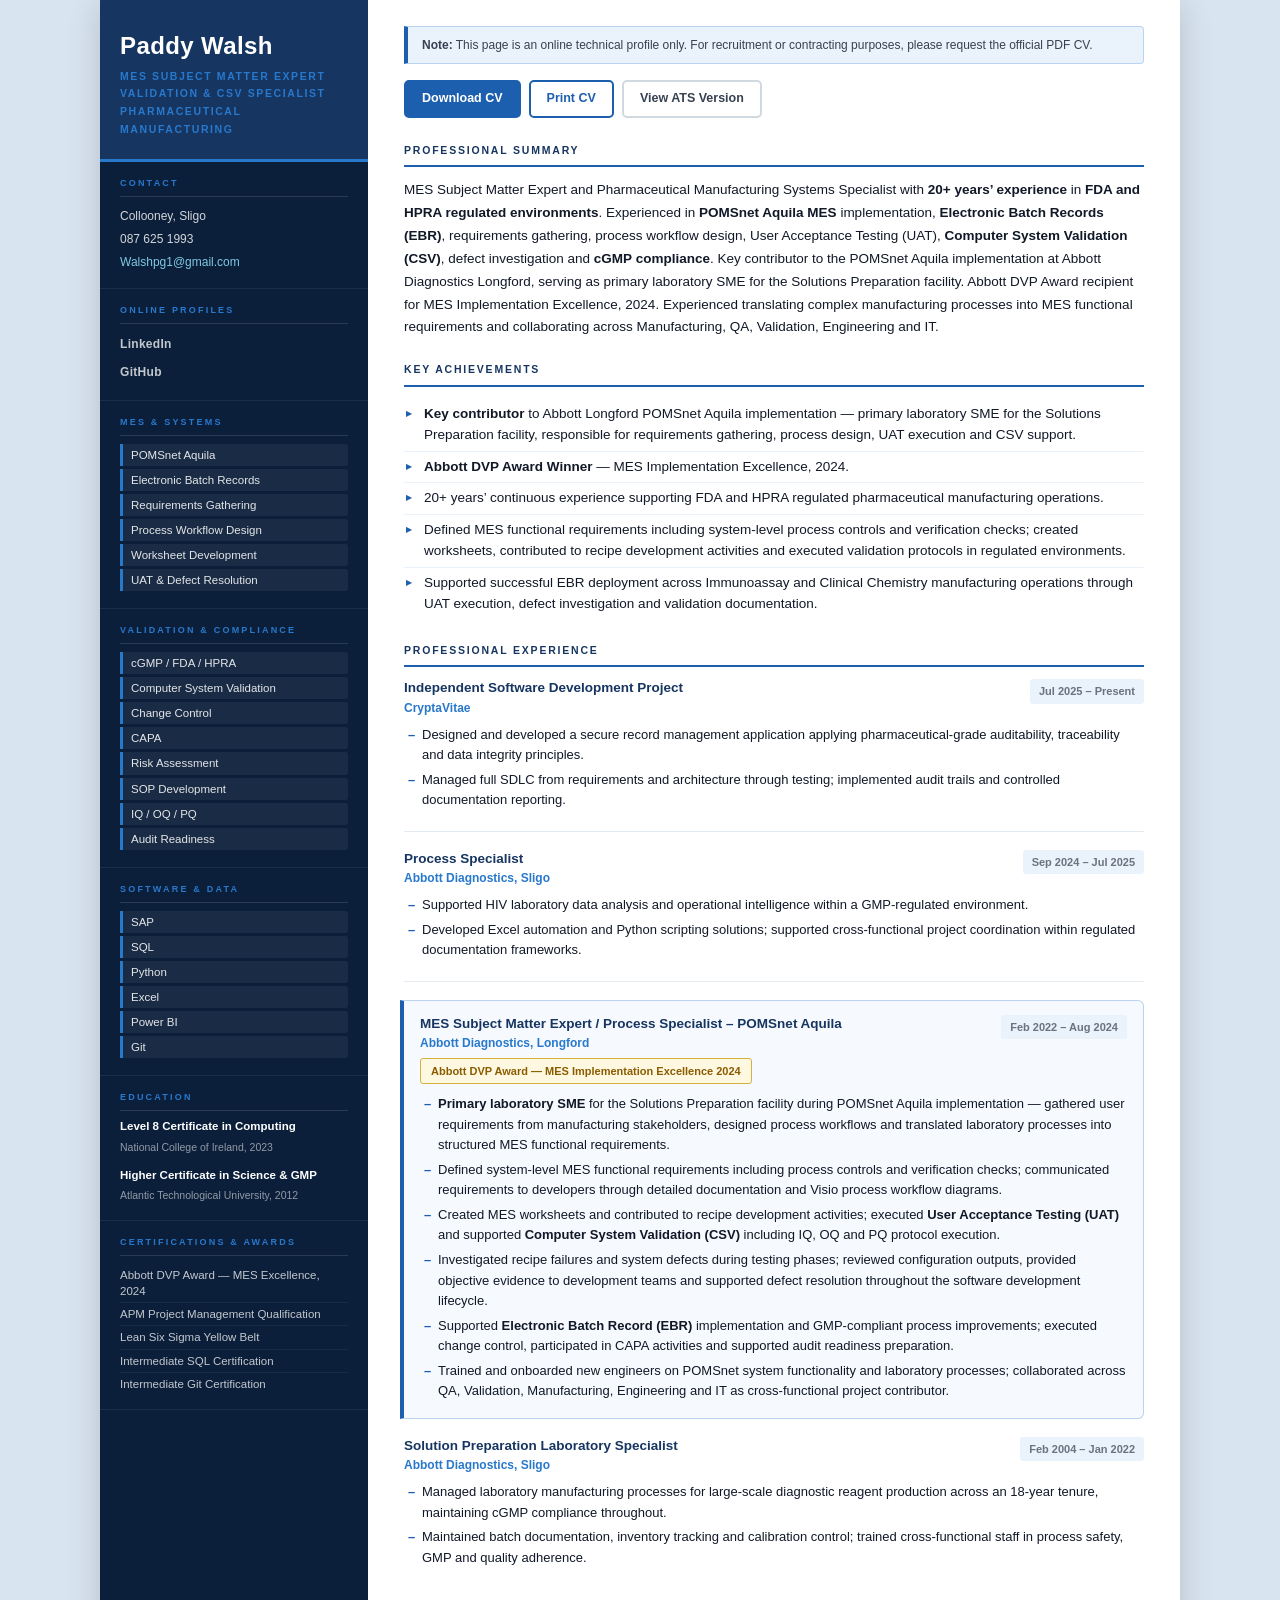
<file: index.html>
<!DOCTYPE html>
<html lang="en">
<head>
  <meta charset="UTF-8">
  <meta name="viewport" content="width=device-width, initial-scale=1.0">
  <title>Paddy Walsh | MES Subject Matter Expert | Validation Specialist</title>
  <meta name="description" content="Paddy Walsh — MES Subject Matter Expert and Validation Specialist. 20+ years in FDA/HPRA regulated pharmaceutical manufacturing. POMSnet Aquila, CSV, EBR. Available for contract roles in Ireland.">
  <meta name="robots" content="noindex, nofollow">
  <link rel="icon" type="image/svg+xml" href="assets/favicon.svg">
  <link rel="stylesheet" href="styles.css">
</head>
<body>

<!-- Skip navigation for accessibility -->
<a class="skip-nav" href="#main-content">Skip to main content</a>

<div class="cv-wrapper">

  <!-- ======================================================
       SIDEBAR
       ====================================================== -->
  <aside class="sidebar" aria-label="Contact, skills and profile">

    <!-- Name / headline -->
    <div class="profile-header">
      <div class="profile-name">Paddy Walsh</div>
      <p class="profile-headline">MES Subject Matter Expert</p>
      <p class="profile-headline">Validation &amp; CSV Specialist</p>
      <p class="profile-headline">Pharmaceutical Manufacturing</p>
    </div>

    <!-- Contact -->
    <div class="s-section">
      <h2 class="s-title">Contact</h2>
      <ul class="contact-list">
        <li>Collooney, Sligo</li>
        <li>087 625 1993</li>
        <li><a href="mailto:Walshpg1@gmail.com">Walshpg1@gmail.com</a></li>
      </ul>
    </div>

    <!-- Online Profiles -->
    <div class="s-section">
      <h2 class="s-title">Online Profiles</h2>
      <ul class="social-list">
        <li>
          <a href="https://www.linkedin.com/in/paddy-walsh-" class="social-link" target="_blank" rel="noopener" aria-label="LinkedIn profile (opens in new tab)">
            LinkedIn
          </a>
        </li>
        <li>
          <a href="https://github.com/walshpg1" class="social-link" target="_blank" rel="noopener" aria-label="GitHub profile (opens in new tab)">
            GitHub
          </a>
        </li>
      </ul>
    </div>

    <!-- MES & Systems -->
    <div class="s-section">
      <h2 class="s-title">MES &amp; Systems</h2>
      <ul class="tag-list">
        <li>POMSnet Aquila</li>
        <li>Electronic Batch Records</li>
        <li>Requirements Gathering</li>
        <li>Process Workflow Design</li>
        <li>Worksheet Development</li>
        <li>UAT &amp; Defect Resolution</li>
      </ul>
    </div>

    <!-- Validation & Compliance -->
    <div class="s-section">
      <h2 class="s-title">Validation &amp; Compliance</h2>
      <ul class="tag-list">
        <li>cGMP / FDA / HPRA</li>
        <li>Computer System Validation</li>
        <li>Change Control</li>
        <li>CAPA</li>
        <li>Risk Assessment</li>
        <li>SOP Development</li>
        <li>IQ / OQ / PQ</li>
        <li>Audit Readiness</li>
      </ul>
    </div>

    <!-- Software & Data -->
    <div class="s-section">
      <h2 class="s-title">Software &amp; Data</h2>
      <ul class="tag-list">
        <li>SAP</li>
        <li>SQL</li>
        <li>Python</li>
        <li>Excel</li>
        <li>Power BI</li>
        <li>Git</li>
      </ul>
    </div>

    <!-- Education -->
    <div class="s-section">
      <h2 class="s-title">Education</h2>
      <div class="edu-item">
        <strong>Level 8 Certificate in Computing</strong>
        <span>National College of Ireland, 2023</span>
      </div>
      <div class="edu-item">
        <strong>Higher Certificate in Science &amp; GMP</strong>
        <span>Atlantic Technological University, 2012</span>
      </div>
    </div>

    <!-- Certifications -->
    <div class="s-section">
      <h2 class="s-title">Certifications &amp; Awards</h2>
      <ul class="cert-list">
        <li>Abbott DVP Award &#8212; MES Excellence, 2024</li>
        <li>APM Project Management Qualification</li>
        <li>Lean Six Sigma Yellow Belt</li>
        <li>Intermediate SQL Certification</li>
        <li>Intermediate Git Certification</li>
      </ul>
    </div>

  </aside>
  <!-- END SIDEBAR -->


  <!-- ======================================================
       MAIN CONTENT
       ====================================================== -->
  <main class="main-content" id="main-content" aria-label="CV main content">

    <!-- Online profile notice -->
    <div class="notice-banner" role="note">
      <strong>Note:</strong> This page is an online technical profile only.
      For recruitment or contracting purposes, please request the official PDF CV.
    </div>

    <!-- Action buttons -->
    <div class="action-buttons">
      <a class="btn btn-primary" href="assets/Paddy_Walsh_CV.docx" download aria-label="Download CV (Word)">
        Download CV
      </a>
      <button class="btn btn-secondary" onclick="window.print()" aria-label="Print this page">
        Print CV
      </button>
      <a class="btn btn-ghost" href="ats-cv.html" target="_blank" rel="noopener" aria-label="View ATS-optimised CV version">
        View ATS Version
      </a>
    </div>

    <!-- ---- Professional Summary ---- -->
    <section class="cv-section" aria-labelledby="h-summary">
      <h2 class="section-title" id="h-summary">Professional Summary</h2>
      <p class="summary-text">
        MES Subject Matter Expert and Pharmaceutical Manufacturing Systems Specialist with
        <strong>20+ years&#8217; experience</strong> in
        <strong>FDA and HPRA regulated environments</strong>.
        Experienced in <strong>POMSnet Aquila MES</strong> implementation,
        <strong>Electronic Batch Records (EBR)</strong>, requirements gathering, process workflow design,
        User Acceptance Testing (UAT), <strong>Computer System Validation (CSV)</strong>,
        defect investigation and <strong>cGMP compliance</strong>.
        Key contributor to the POMSnet Aquila implementation at Abbott Diagnostics Longford,
        serving as primary laboratory SME for the Solutions Preparation facility.
        Abbott DVP Award recipient for MES Implementation Excellence, 2024.
        Experienced translating complex manufacturing processes into MES functional requirements
        and collaborating across Manufacturing, QA, Validation, Engineering and IT.
      </p>
    </section>

    <!-- ---- Key Achievements ---- -->
    <section class="cv-section" aria-labelledby="h-achieve">
      <h2 class="section-title" id="h-achieve">Key Achievements</h2>
      <ul class="achieve-list">
        <li>
          <strong>Key contributor</strong> to Abbott Longford POMSnet Aquila implementation &#8212;
          primary laboratory SME for the Solutions Preparation facility, responsible for requirements
          gathering, process design, UAT execution and CSV support.
        </li>
        <li>
          <strong>Abbott DVP Award Winner</strong> &#8212; MES Implementation Excellence, 2024.
        </li>
        <li>
          20+ years&#8217; continuous experience supporting FDA and HPRA regulated pharmaceutical
          manufacturing operations.
        </li>
        <li>
          Defined MES functional requirements including system-level process controls and verification
          checks; created worksheets, contributed to recipe development activities and executed
          validation protocols in regulated environments.
        </li>
        <li>
          Supported successful EBR deployment across Immunoassay and Clinical Chemistry manufacturing
          operations through UAT execution, defect investigation and validation documentation.
        </li>
      </ul>
    </section>

    <!-- ---- Professional Experience ---- -->
    <section class="cv-section" aria-labelledby="h-exp">
      <h2 class="section-title" id="h-exp">Professional Experience</h2>

      <!-- CryptaVitae -->
      <article class="job" aria-label="CryptaVitae role">
        <div class="job-hdr">
          <div class="job-hdr-left">
            <h3>Independent Software Development Project</h3>
            <span class="job-company">CryptaVitae</span>
          </div>
          <span class="job-dates"><time>Jul 2025</time> &#8211; <time>Present</time></span>
        </div>
        <ul class="job-bullets">
          <li>Designed and developed a secure record management application applying pharmaceutical-grade auditability, traceability and data integrity principles.</li>
          <li>Managed full SDLC from requirements and architecture through testing; implemented audit trails and controlled documentation reporting.</li>
        </ul>
      </article>

      <!-- Abbott Sligo — Process Specialist -->
      <article class="job" aria-label="Abbott Diagnostics Sligo — Process Specialist">
        <div class="job-hdr">
          <div class="job-hdr-left">
            <h3>Process Specialist</h3>
            <span class="job-company">Abbott Diagnostics, Sligo</span>
          </div>
          <span class="job-dates"><time>Sep 2024</time> &#8211; <time>Jul 2025</time></span>
        </div>
        <ul class="job-bullets">
          <li>Supported HIV laboratory data analysis and operational intelligence within a GMP-regulated environment.</li>
          <li>Developed Excel automation and Python scripting solutions; supported cross-functional project coordination within regulated documentation frameworks.</li>
        </ul>
      </article>

      <!-- Abbott Longford — HERO ROLE -->
      <article class="job job-hero" aria-label="Abbott Diagnostics Longford — MES SME role">
        <div class="job-hdr">
          <div class="job-hdr-left">
            <h3>MES Subject Matter Expert / Process Specialist &#8211; POMSnet Aquila</h3>
            <span class="job-company">Abbott Diagnostics, Longford</span>
          </div>
          <span class="job-dates"><time>Feb 2022</time> &#8211; <time>Aug 2024</time></span>
        </div>
        <div class="award-badge">Abbott DVP Award &#8212; MES Implementation Excellence 2024</div>
        <ul class="job-bullets">
          <li>
            <strong>Primary laboratory SME</strong> for the Solutions Preparation facility during
            POMSnet Aquila implementation &#8212; gathered user requirements from manufacturing
            stakeholders, designed process workflows and translated laboratory processes into structured
            MES functional requirements.
          </li>
          <li>
            Defined system-level MES functional requirements including process controls and verification
            checks; communicated requirements to developers through detailed documentation and Visio
            process workflow diagrams.
          </li>
          <li>
            Created MES worksheets and contributed to recipe development activities; executed
            <strong>User Acceptance Testing (UAT)</strong> and supported
            <strong>Computer System Validation (CSV)</strong> including IQ, OQ and PQ protocol execution.
          </li>
          <li>
            Investigated recipe failures and system defects during testing phases; reviewed configuration
            outputs, provided objective evidence to development teams and supported defect resolution
            throughout the software development lifecycle.
          </li>
          <li>
            Supported <strong>Electronic Batch Record (EBR)</strong> implementation and GMP-compliant
            process improvements; executed change control, participated in CAPA activities and supported
            audit readiness preparation.
          </li>
          <li>
            Trained and onboarded new engineers on POMSnet system functionality and laboratory processes;
            collaborated across QA, Validation, Manufacturing, Engineering and IT as cross-functional
            project contributor.
          </li>
        </ul>
      </article>

      <!-- Abbott Sligo — Solution Prep Lab -->
      <article class="job" aria-label="Abbott Diagnostics Sligo — Solution Preparation Laboratory">
        <div class="job-hdr">
          <div class="job-hdr-left">
            <h3>Solution Preparation Laboratory Specialist</h3>
            <span class="job-company">Abbott Diagnostics, Sligo</span>
          </div>
          <span class="job-dates"><time>Feb 2004</time> &#8211; <time>Jan 2022</time></span>
        </div>
        <ul class="job-bullets">
          <li>Managed laboratory manufacturing processes for large-scale diagnostic reagent production across an 18-year tenure, maintaining cGMP compliance throughout.</li>
          <li>Maintained batch documentation, inventory tracking and calibration control; trained cross-functional staff in process safety, GMP and quality adherence.</li>
        </ul>
      </article>

    </section>

  </main>
  <!-- END MAIN -->

</div><!-- /cv-wrapper -->

</body>
</html>
</file>
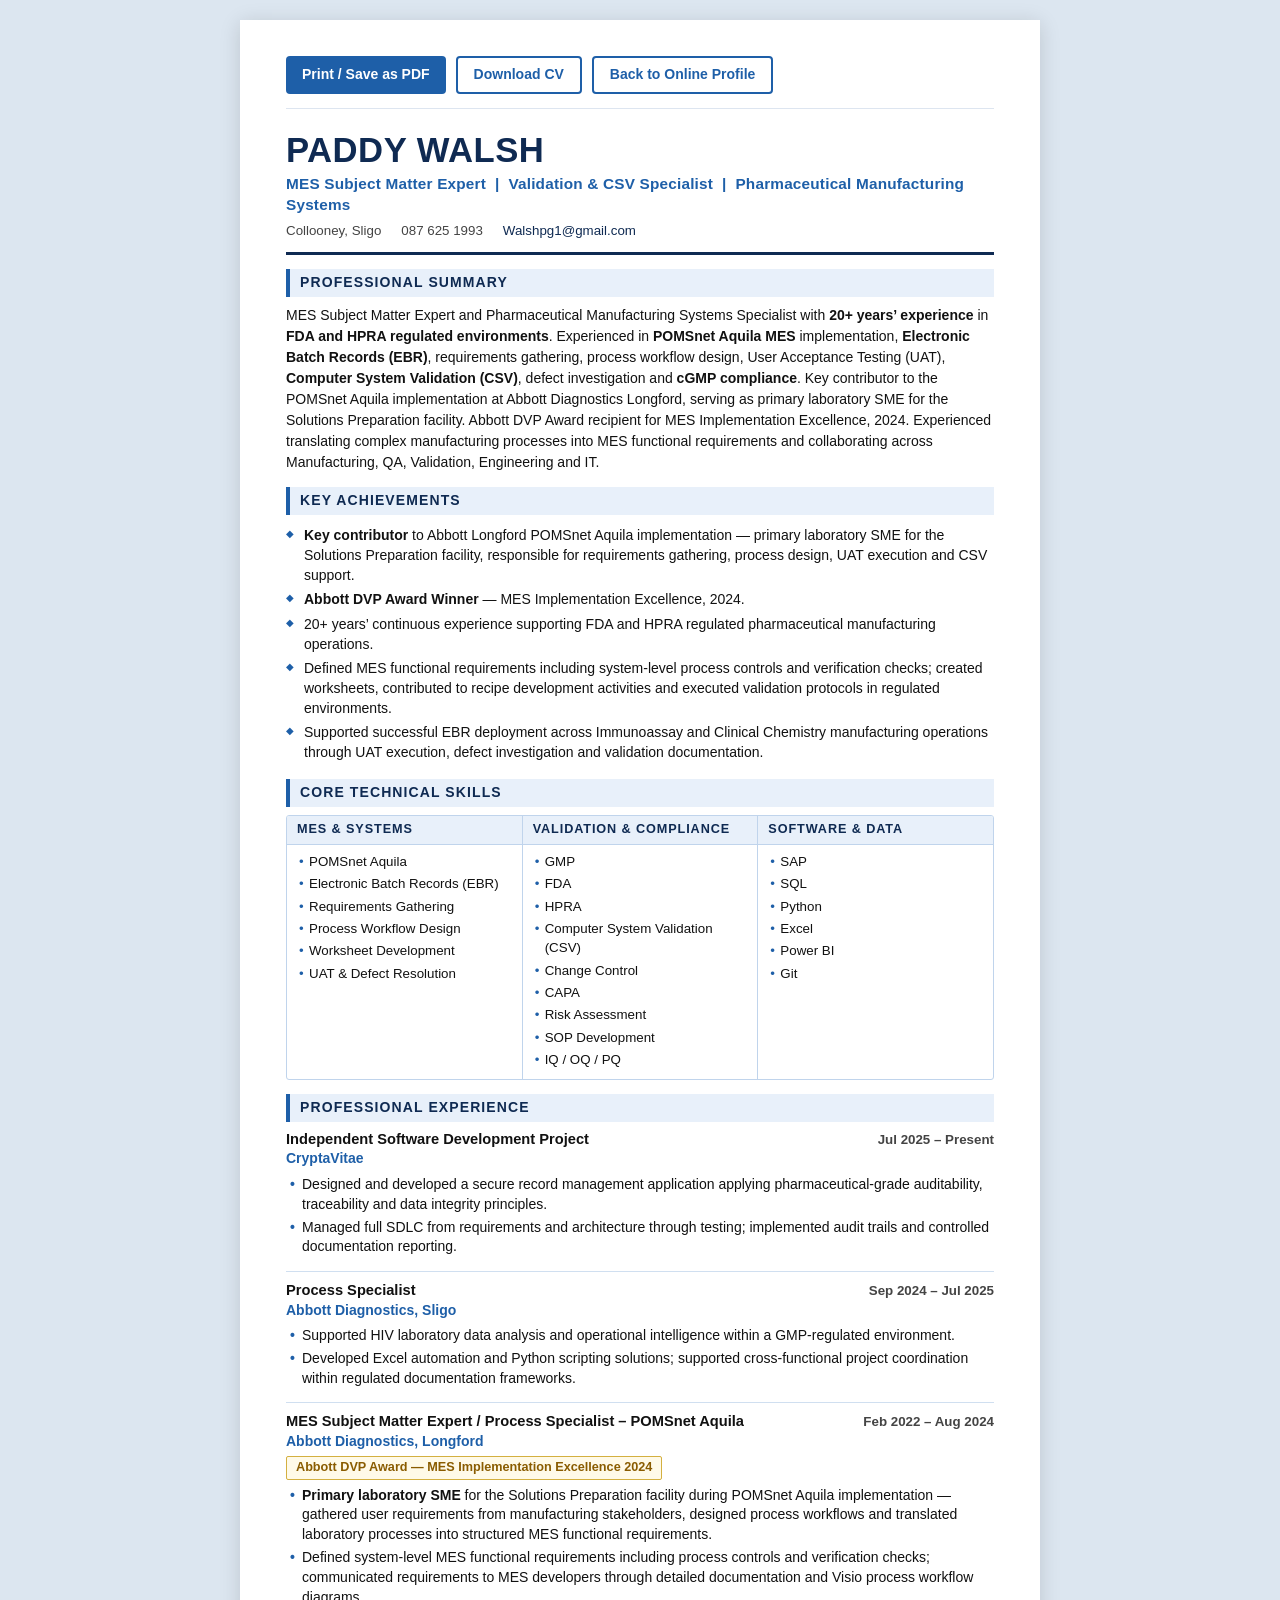
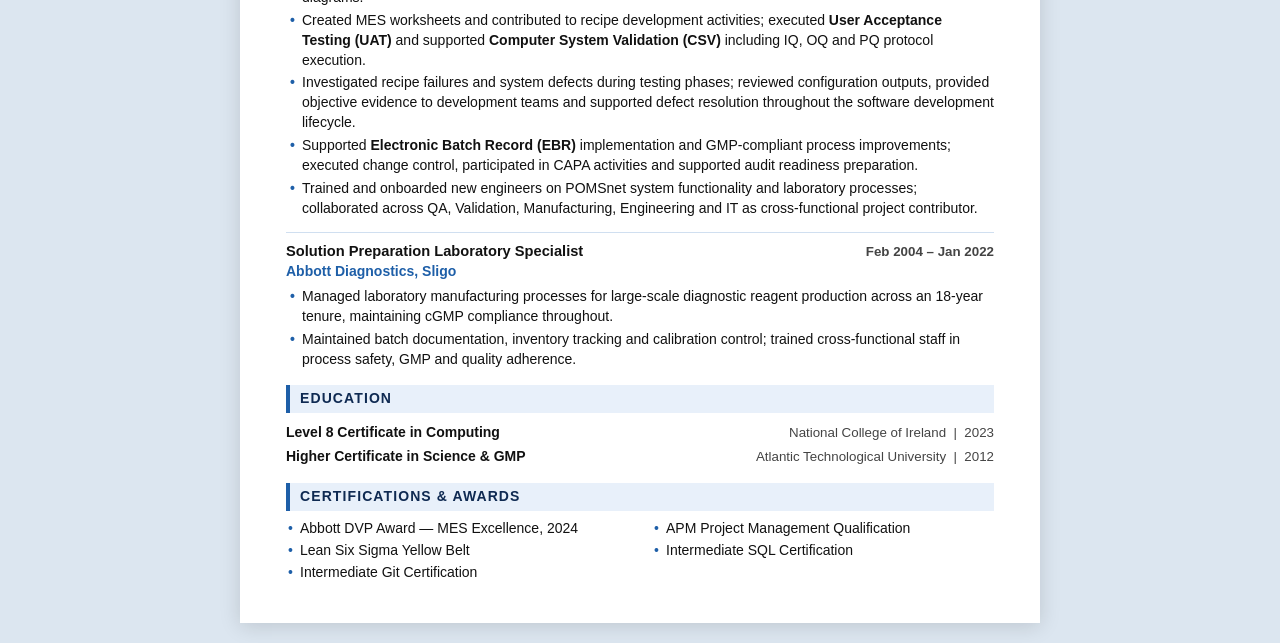
<file: ats-cv.html>
<!DOCTYPE html>
<html lang="en">
<head>
  <meta charset="UTF-8">
  <meta name="viewport" content="width=device-width, initial-scale=1.0">
  <title>Paddy Walsh – MES SME &amp; Validation Specialist CV</title>
  <style>
    /* ============================================================
       Paddy Walsh — ATS-Friendly Word-Style CV
       Task 1: Optimised for 2-page A4 print
       Task 2: 3-column skills matrix
       Task 3: 5 key achievements
       Task 4: Strong visual hierarchy, no tables, no graphics
       To export PDF: File > Print > Save as PDF in Chrome/Edge
       ============================================================ */

    *, *::before, *::after { box-sizing: border-box; margin: 0; padding: 0; }

    :root {
      --navy:      #0f2a52;
      --blue:      #1e5fa8;
      --blue-bg:   #e8f0fa;
      --blue-mid:  #1a4a88;
      --gold:      #8a5c00;
      --gold-bg:   #fffae8;
      --text:      #111111;
      --muted:     #444444;
      --border:    #c0d4ec;
      --rule:      #d0dff0;
    }

    /* ---- Base ---- */
    body {
      font-family: 'Calibri', 'Segoe UI', Arial, sans-serif;
      font-size: 11pt;
      line-height: 1.42;
      color: var(--text);
      background: #dce6f0;
    }

    /* ---- Page shell (A4-width Word doc look) ---- */
    .page {
      max-width: 800px;
      margin: 20px auto;
      background: #fff;
      padding: 36px 46px 40px;
      box-shadow: 0 3px 20px rgba(0,0,0,0.14);
    }

    /* ---- Print controls (hidden on print) ---- */
    .print-bar {
      display: flex;
      gap: 10px;
      margin-bottom: 22px;
      padding-bottom: 14px;
      border-bottom: 1px solid #dde5f0;
      flex-wrap: wrap;
    }

    .btn {
      padding: 7px 16px;
      font-size: 10.5pt;
      font-weight: 600;
      border: none;
      border-radius: 4px;
      cursor: pointer;
      display: inline-flex;
      align-items: center;
      gap: 6px;
      font-family: inherit;
      text-decoration: none;
      transition: background 0.15s;
      line-height: 1.4;
    }
    .btn-blue  { background: var(--blue); color: #fff; }
    .btn-blue:hover  { background: var(--navy); }
    .btn-outline { background: #fff; color: var(--blue); border: 2px solid var(--blue); }
    .btn-outline:hover { background: var(--blue-bg); }
    .btn:focus-visible { outline: 3px solid var(--blue); outline-offset: 2px; }

    /* ============================================================
       CV HEADER
       ============================================================ */
    .cv-header {
      border-bottom: 3px solid var(--navy);
      padding-bottom: 11px;
      margin-bottom: 0;
    }

    .cv-name {
      font-size: 26pt;
      font-weight: 800;
      color: var(--navy);
      letter-spacing: 0.5px;
      line-height: 1.1;
      margin-bottom: 4px;
    }

    .cv-tagline {
      font-size: 11.5pt;
      font-weight: 700;
      color: var(--blue);
      margin-bottom: 6px;
      letter-spacing: 0.2px;
    }

    .cv-contact {
      font-size: 10pt;
      color: var(--muted);
      display: flex;
      flex-wrap: wrap;
      gap: 0 20px;
    }

    .cv-contact a { color: var(--navy); text-decoration: none; }

    /* ============================================================
       SECTION HEADINGS
       ============================================================ */
    h2.sh {
      font-size: 10.5pt;
      font-weight: 800;
      text-transform: uppercase;
      letter-spacing: 1.1px;
      color: var(--navy);
      background: var(--blue-bg);
      border-left: 4px solid var(--blue);
      padding: 4px 10px;
      margin-top: 14px;
      margin-bottom: 8px;
    }

    /* ============================================================
       PROFESSIONAL SUMMARY
       ============================================================ */
    .summary p {
      font-size: 10.5pt;
      line-height: 1.5;
    }

    /* ============================================================
       KEY ACHIEVEMENTS
       ============================================================ */
    .achieve {
      list-style: none;
      padding: 0;
    }

    .achieve li {
      font-size: 10.5pt;
      line-height: 1.44;
      padding: 2px 0 2px 18px;
      position: relative;
    }

    .achieve li::before {
      content: '\25C6';
      position: absolute;
      left: 0;
      color: var(--blue);
      font-size: 7.5pt;
      top: 4px;
    }

    /* ============================================================
       TASK 2 — THREE-COLUMN SKILLS MATRIX
       ============================================================ */
    .skills-cols {
      display: flex;
      border: 1px solid var(--border);
      border-radius: 3px;
      overflow: hidden;
    }

    .skill-col {
      flex: 1;
      border-right: 1px solid var(--border);
    }

    .skill-col:last-child {
      border-right: none;
    }

    .skill-col-head {
      font-size: 9.5pt;
      font-weight: 800;
      text-transform: uppercase;
      letter-spacing: 0.9px;
      color: var(--navy);
      background: var(--blue-bg);
      padding: 5px 10px;
      border-bottom: 1px solid var(--border);
    }

    .skill-col-list {
      list-style: none;
      padding: 6px 10px 8px;
    }

    .skill-col-list li {
      font-size: 10pt;
      line-height: 1.45;
      padding: 1.5px 0 1.5px 12px;
      position: relative;
      color: var(--text);
    }

    .skill-col-list li::before {
      content: '\2022';
      position: absolute;
      left: 2px;
      color: var(--blue);
      font-size: 10pt;
    }

    /* ============================================================
       PROFESSIONAL EXPERIENCE
       ============================================================ */
    .job {
      margin-bottom: 12px;
    }

    .job-hdr {
      display: flex;
      justify-content: space-between;
      align-items: baseline;
      gap: 10px;
    }

    .job-title-text {
      font-size: 11pt;
      font-weight: 800;
      color: var(--text);
      flex: 1;
      line-height: 1.3;
    }

    .job-date {
      font-size: 10pt;
      color: var(--muted);
      white-space: nowrap;
      font-weight: 600;
    }

    .job-co {
      font-size: 10.5pt;
      font-weight: 700;
      color: var(--blue);
      margin-bottom: 4px;
    }

    .award-badge {
      display: inline-block;
      font-size: 9.5pt;
      font-weight: 700;
      color: var(--gold);
      background: var(--gold-bg);
      border: 1px solid #d4b040;
      padding: 2px 9px;
      border-radius: 2px;
      margin-bottom: 4px;
    }

    .job-bullets {
      list-style: none;
      padding: 0;
    }

    .job-bullets li {
      font-size: 10.5pt;
      padding: 1.5px 0 1.5px 16px;
      position: relative;
      line-height: 1.42;
    }

    .job-bullets li::before {
      content: '\2022';
      position: absolute;
      left: 4px;
      color: var(--blue);
      font-weight: 700;
    }

    .job-sep {
      border: none;
      border-top: 1px solid var(--rule);
      margin: 9px 0;
    }

    /* ============================================================
       EDUCATION
       ============================================================ */
    .edu-row {
      display: flex;
      justify-content: space-between;
      align-items: baseline;
      font-size: 10.5pt;
      padding: 2px 0;
      gap: 10px;
    }

    .edu-row strong { color: var(--text); }
    .edu-row span   { color: var(--muted); white-space: nowrap; font-size: 10pt; }

    /* ============================================================
       CERTIFICATIONS
       ============================================================ */
    .cert-grid {
      display: grid;
      grid-template-columns: 1fr 1fr;
      gap: 2px 24px;
      list-style: none;
    }

    .cert-grid li {
      font-size: 10.5pt;
      padding-left: 14px;
      position: relative;
      line-height: 1.42;
    }

    .cert-grid li::before {
      content: '\2022';
      position: absolute;
      left: 2px;
      color: var(--blue);
    }

    /* ============================================================
       PRINT — TASK 1: 2-PAGE A4 OPTIMISATION
       ============================================================ */
    @media print {
      body {
        background: #fff;
        font-size: 10pt;
        line-height: 1.35;
      }

      /* Remove double-margin: use only @page margin */
      .page {
        margin: 0;
        padding: 0;
        box-shadow: none;
        max-width: 100%;
      }

      /* Hide browser controls */
      .print-bar { display: none !important; }

      /* Section headings — compact */
      h2.sh {
        font-size: 9.5pt;
        margin-top: 10px;
        margin-bottom: 6px;
        padding: 3px 8px;
        background: var(--blue-bg) !important;
        border-left: 4px solid var(--blue) !important;
        -webkit-print-color-adjust: exact;
        print-color-adjust: exact;
      }

      /* Skills matrix */
      .skills-cols {
        border: 1px solid var(--border) !important;
        -webkit-print-color-adjust: exact;
        print-color-adjust: exact;
      }

      .skill-col-head {
        font-size: 8.5pt;
        padding: 3px 8px;
        background: var(--blue-bg) !important;
        -webkit-print-color-adjust: exact;
        print-color-adjust: exact;
      }

      .skill-col-list { padding: 4px 8px 6px; }
      .skill-col-list li { font-size: 9pt; padding: 1px 0 1px 10px; line-height: 1.3; }

      /* Achievements */
      .achieve li { font-size: 9.5pt; padding: 1px 0 1px 16px; line-height: 1.35; }

      /* Summary */
      .summary p { font-size: 9.5pt; line-height: 1.4; }

      /* Jobs */
      .job { margin-bottom: 8px; }
      .job-sep { margin: 6px 0; }
      .job-title-text { font-size: 10pt; }
      .job-co { font-size: 10pt; margin-bottom: 2px; }
      .job-bullets li { font-size: 9.5pt; padding: 1px 0 1px 14px; line-height: 1.35; }

      /* Award badge */
      .award-badge {
        font-size: 8.5pt;
        background: var(--gold-bg) !important;
        border: 1px solid #d4b040 !important;
        -webkit-print-color-adjust: exact;
        print-color-adjust: exact;
      }

      /* Education / Certs */
      .edu-row { font-size: 9.5pt; }
      .cert-grid li { font-size: 9.5pt; }

      /* Page break control */
      .job          { break-inside: avoid; }
      .skills-cols  { break-inside: avoid; }
      .achieve      { break-inside: avoid; }
      .cert-grid    { break-inside: avoid; }
      h2.sh         { break-after: avoid; }

      /* A4 page margins — these are the ONLY margins (no .page padding) */
      @page {
        size: A4;
        margin: 14mm 16mm;
      }
    }

    /* ============================================================
       RESPONSIVE — screen only
       ============================================================ */
    @media (max-width: 640px) {
      .page { padding: 20px 18px; }
      .cv-name { font-size: 20pt; }
      .skills-cols { flex-direction: column; }
      .skill-col { border-right: none; border-bottom: 1px solid var(--border); }
      .skill-col:last-child { border-bottom: none; }
      .job-hdr { flex-direction: column; gap: 2px; }
      .edu-row { flex-direction: column; gap: 1px; }
      .cert-grid { grid-template-columns: 1fr; }
    }
  </style>
</head>
<body>

<div class="page">

  <!-- ===================== PRINT BAR (hidden on print) ===================== -->
  <div class="print-bar">
    <button class="btn btn-blue" onclick="window.print()">Print / Save as PDF</button>
    <a class="btn btn-outline" href="assets/Paddy_Walsh_CV.docx" download>Download CV</a>
    <a class="btn btn-outline" href="index.html">Back to Online Profile</a>
  </div>

  <!-- ===================== CV HEADER ===================== -->
  <header class="cv-header">
    <h1 class="cv-name">PADDY WALSH</h1>
    <p class="cv-tagline">MES Subject Matter Expert &nbsp;|&nbsp; Validation &amp; CSV Specialist &nbsp;|&nbsp; Pharmaceutical Manufacturing Systems</p>
    <div class="cv-contact">
      <span>Collooney, Sligo</span>
      <span>087 625 1993</span>
      <span><a href="mailto:Walshpg1@gmail.com">Walshpg1@gmail.com</a></span>
    </div>
  </header>

  <!-- ===================== PROFESSIONAL SUMMARY ===================== -->
  <h2 class="sh">Professional Summary</h2>
  <div class="summary">
    <p>
      MES Subject Matter Expert and Pharmaceutical Manufacturing Systems Specialist with <strong>20+ years&#8217; experience</strong>
      in <strong>FDA and HPRA regulated environments</strong>. Experienced in <strong>POMSnet Aquila MES</strong>
      implementation, <strong>Electronic Batch Records (EBR)</strong>, requirements gathering, process workflow design,
      User Acceptance Testing (UAT), <strong>Computer System Validation (CSV)</strong>, defect investigation and
      <strong>cGMP compliance</strong>. Key contributor to the POMSnet Aquila implementation at Abbott Diagnostics
      Longford, serving as primary laboratory SME for the Solutions Preparation facility. Abbott DVP Award recipient
      for MES Implementation Excellence, 2024. Experienced translating complex manufacturing processes into MES
      functional requirements and collaborating across Manufacturing, QA, Validation, Engineering and IT.
    </p>
  </div>

  <!-- ===================== KEY ACHIEVEMENTS ===================== -->
  <h2 class="sh">Key Achievements</h2>
  <ul class="achieve">
    <li>
      <strong>Key contributor</strong> to Abbott Longford POMSnet Aquila implementation &#8212; primary laboratory
      SME for the Solutions Preparation facility, responsible for requirements gathering, process design,
      UAT execution and CSV support.
    </li>
    <li>
      <strong>Abbott DVP Award Winner</strong> &#8212; MES Implementation Excellence, 2024.
    </li>
    <li>
      20+ years&#8217; continuous experience supporting FDA and HPRA regulated pharmaceutical manufacturing operations.
    </li>
    <li>
      Defined MES functional requirements including system-level process controls and verification checks;
      created worksheets, contributed to recipe development activities and executed validation protocols in
      regulated environments.
    </li>
    <li>
      Supported successful EBR deployment across Immunoassay and Clinical Chemistry manufacturing operations
      through UAT execution, defect investigation and validation documentation.
    </li>
  </ul>

  <!-- ===================== TASK 2: THREE-COLUMN SKILLS MATRIX ===================== -->
  <h2 class="sh">Core Technical Skills</h2>
  <div class="skills-cols" role="region" aria-label="Technical skills">
    <div class="skill-col">
      <div class="skill-col-head">MES &amp; Systems</div>
      <ul class="skill-col-list">
        <li>POMSnet Aquila</li>
        <li>Electronic Batch Records (EBR)</li>
        <li>Requirements Gathering</li>
        <li>Process Workflow Design</li>
        <li>Worksheet Development</li>
        <li>UAT &amp; Defect Resolution</li>
      </ul>
    </div>
    <div class="skill-col">
      <div class="skill-col-head">Validation &amp; Compliance</div>
      <ul class="skill-col-list">
        <li>GMP</li>
        <li>FDA</li>
        <li>HPRA</li>
        <li>Computer System Validation (CSV)</li>
        <li>Change Control</li>
        <li>CAPA</li>
        <li>Risk Assessment</li>
        <li>SOP Development</li>
        <li>IQ / OQ / PQ</li>
      </ul>
    </div>
    <div class="skill-col">
      <div class="skill-col-head">Software &amp; Data</div>
      <ul class="skill-col-list">
        <li>SAP</li>
        <li>SQL</li>
        <li>Python</li>
        <li>Excel</li>
        <li>Power BI</li>
        <li>Git</li>
      </ul>
    </div>
  </div>

  <!-- ===================== PROFESSIONAL EXPERIENCE ===================== -->
  <h2 class="sh">Professional Experience</h2>

  <!-- CryptaVitae — compressed to 2 bullets for page budget -->
  <div class="job">
    <div class="job-hdr">
      <span class="job-title-text">Independent Software Development Project</span>
      <span class="job-date">Jul 2025 &#8211; Present</span>
    </div>
    <p class="job-co">CryptaVitae</p>
    <ul class="job-bullets">
      <li>Designed and developed a secure record management application applying pharmaceutical-grade auditability, traceability and data integrity principles.</li>
      <li>Managed full SDLC from requirements and architecture through testing; implemented audit trails and controlled documentation reporting.</li>
    </ul>
  </div>

  <hr class="job-sep">

  <!-- Abbott Sligo — Process Specialist: compressed to 2 bullets -->
  <div class="job">
    <div class="job-hdr">
      <span class="job-title-text">Process Specialist</span>
      <span class="job-date">Sep 2024 &#8211; Jul 2025</span>
    </div>
    <p class="job-co">Abbott Diagnostics, Sligo</p>
    <ul class="job-bullets">
      <li>Supported HIV laboratory data analysis and operational intelligence within a GMP-regulated environment.</li>
      <li>Developed Excel automation and Python scripting solutions; supported cross-functional project coordination within regulated documentation frameworks.</li>
    </ul>
  </div>

  <hr class="job-sep">

  <!-- Abbott Longford — HERO ROLE: full detail retained -->
  <div class="job">
    <div class="job-hdr">
      <span class="job-title-text">MES Subject Matter Expert / Process Specialist &#8211; POMSnet Aquila</span>
      <span class="job-date">Feb 2022 &#8211; Aug 2024</span>
    </div>
    <p class="job-co">Abbott Diagnostics, Longford</p>
    <span class="award-badge">Abbott DVP Award &#8212; MES Implementation Excellence 2024</span>
    <ul class="job-bullets">
      <li><strong>Primary laboratory SME</strong> for the Solutions Preparation facility during POMSnet Aquila implementation &#8212; gathered user requirements from manufacturing stakeholders, designed process workflows and translated laboratory processes into structured MES functional requirements.</li>
      <li>Defined system-level MES functional requirements including process controls and verification checks; communicated requirements to MES developers through detailed documentation and Visio process workflow diagrams.</li>
      <li>Created MES worksheets and contributed to recipe development activities; executed <strong>User Acceptance Testing (UAT)</strong> and supported <strong>Computer System Validation (CSV)</strong> including IQ, OQ and PQ protocol execution.</li>
      <li>Investigated recipe failures and system defects during testing phases; reviewed configuration outputs, provided objective evidence to development teams and supported defect resolution throughout the software development lifecycle.</li>
      <li>Supported <strong>Electronic Batch Record (EBR)</strong> implementation and GMP-compliant process improvements; executed change control, participated in CAPA activities and supported audit readiness preparation.</li>
      <li>Trained and onboarded new engineers on POMSnet system functionality and laboratory processes; collaborated across QA, Validation, Manufacturing, Engineering and IT as cross-functional project contributor.</li>
    </ul>
  </div>

  <hr class="job-sep">

  <!-- Abbott Sligo — Solution Prep Lab: compressed to 2 bullets -->
  <div class="job">
    <div class="job-hdr">
      <span class="job-title-text">Solution Preparation Laboratory Specialist</span>
      <span class="job-date">Feb 2004 &#8211; Jan 2022</span>
    </div>
    <p class="job-co">Abbott Diagnostics, Sligo</p>
    <ul class="job-bullets">
      <li>Managed laboratory manufacturing processes for large-scale diagnostic reagent production across an 18-year tenure, maintaining cGMP compliance throughout.</li>
      <li>Maintained batch documentation, inventory tracking and calibration control; trained cross-functional staff in process safety, GMP and quality adherence.</li>
    </ul>
  </div>

  <!-- ===================== EDUCATION ===================== -->
  <h2 class="sh">Education</h2>
  <div class="edu-row">
    <strong>Level 8 Certificate in Computing</strong>
    <span>National College of Ireland &nbsp;|&nbsp; 2023</span>
  </div>
  <div class="edu-row">
    <strong>Higher Certificate in Science &amp; GMP</strong>
    <span>Atlantic Technological University &nbsp;|&nbsp; 2012</span>
  </div>

  <!-- ===================== CERTIFICATIONS & AWARDS ===================== -->
  <h2 class="sh">Certifications &amp; Awards</h2>
  <ul class="cert-grid">
    <li>Abbott DVP Award &#8212; MES Excellence, 2024</li>
    <li>APM Project Management Qualification</li>
    <li>Lean Six Sigma Yellow Belt</li>
    <li>Intermediate SQL Certification</li>
    <li>Intermediate Git Certification</li>
  </ul>

</div><!-- /page -->

</body>
</html>
</file>
<file: styles.css>
/* ================================================================
   Paddy Walsh CV — Portfolio Stylesheet
   Task 5: Improved responsive design, print layout, accessibility
   ================================================================ */

/* ---- Reset ---- */
*, *::before, *::after { box-sizing: border-box; margin: 0; padding: 0; }

/* ---- Design tokens ---- */
:root {
  --navy:        #0c1f3a;
  --navy-mid:    #163560;
  --blue:        #1d5faf;
  --blue-accent: #2878cc;
  --blue-pale:   #eaf2fc;
  --blue-border: #b8d4f0;
  --gold:        #8a5c00;
  --gold-bg:     #fff8e1;
  --gold-border: #d4b040;
  --text-dark:   #111827;
  --text-mid:    #374151;
  --text-muted:  #6b7280;
  --white:       #ffffff;
  --sidebar-w:   268px;
  --page-max:    1080px;
}

/* ================================================================
   BASE
   ================================================================ */
html { scroll-behavior: smooth; }

body {
  font-family: -apple-system, BlinkMacSystemFont, 'Segoe UI', 'Helvetica Neue', Arial, sans-serif;
  font-size: 14px;
  line-height: 1.65;
  color: var(--text-dark);
  background: #d8e4f0;
  min-height: 100vh;
}

a { color: #2878cc; text-decoration: none; }
a:hover { text-decoration: underline; }

/* ---- Skip navigation ---- */
.skip-nav {
  position: absolute;
  top: -100%;
  left: 0;
  background: var(--blue);
  color: var(--white);
  padding: 8px 16px;
  font-weight: 600;
  font-size: 13px;
  z-index: 999;
  border-radius: 0 0 4px 0;
}
.skip-nav:focus { top: 0; }

/* ---- Focus styles ---- */
:focus-visible {
  outline: 3px solid var(--blue-accent);
  outline-offset: 2px;
  border-radius: 2px;
}

/* ---- Reduced motion ---- */
@media (prefers-reduced-motion: reduce) {
  *, *::before, *::after { transition: none !important; animation: none !important; }
  html { scroll-behavior: auto; }
}

/* ================================================================
   LAYOUT
   ================================================================ */
.cv-wrapper {
  display: flex;
  min-height: 100vh;
  max-width: var(--page-max);
  margin: 0 auto;
  background: var(--white);
  box-shadow: 0 4px 32px rgba(0, 0, 0, 0.16);
}

/* ================================================================
   SIDEBAR
   ================================================================ */
.sidebar {
  width: var(--sidebar-w);
  min-width: var(--sidebar-w);
  background: var(--navy);
  color: var(--white);
  display: flex;
  flex-direction: column;
}

/* Profile header */
.profile-header {
  background: var(--navy-mid);
  padding: 32px 20px 20px;
  border-bottom: 3px solid var(--blue-accent);
}

.profile-name {
  font-size: 24px;
  font-weight: 800;
  letter-spacing: 0.4px;
  line-height: 1.15;
  color: var(--white);
  margin-bottom: 8px;
}

.profile-headline {
  font-size: 10.5px;
  font-weight: 700;
  text-transform: uppercase;
  letter-spacing: 1.6px;
  color: var(--blue-accent);
  line-height: 1.7;
}

/* Sidebar sections */
.s-section {
  padding: 14px 20px;
  border-bottom: 1px solid rgba(255, 255, 255, 0.07);
}

.s-title {
  font-size: 9px;
  font-weight: 700;
  text-transform: uppercase;
  letter-spacing: 2.2px;
  color: var(--blue-accent);
  margin-bottom: 8px;
  padding-bottom: 5px;
  border-bottom: 1px solid rgba(255, 255, 255, 0.12);
}

/* Contact */
.contact-list { list-style: none; }
.contact-list li {
  font-size: 12px;
  line-height: 1.6;
  padding: 2px 0;
  color: rgba(255, 255, 255, 0.82);
}
.contact-list a { color: #7ec8e3; }
.contact-list a:hover { color: var(--white); }

/* Social links */
.social-list { list-style: none; }
.social-link {
  display: block;
  font-size: 12px;
  font-weight: 600;
  color: rgba(255, 255, 255, 0.75);
  padding: 3px 0;
  letter-spacing: 0.3px;
  transition: color 0.15s;
}
.social-link:hover { color: var(--white); text-decoration: none; }
.social-list li + li { margin-top: 2px; }

/* Skill tags */
.tag-list { list-style: none; }
.tag-list li {
  font-size: 11.5px;
  padding: 3px 8px;
  margin: 3px 0;
  background: rgba(255, 255, 255, 0.06);
  border-left: 3px solid var(--blue-accent);
  color: rgba(255, 255, 255, 0.88);
  border-radius: 0 3px 3px 0;
  line-height: 1.4;
}

/* Education */
.edu-item { margin-bottom: 10px; }
.edu-item:last-child { margin-bottom: 0; }
.edu-item strong {
  display: block;
  font-size: 11.5px;
  color: var(--white);
  line-height: 1.35;
}
.edu-item span {
  font-size: 10.5px;
  color: rgba(255, 255, 255, 0.55);
}

/* Certifications */
.cert-list { list-style: none; }
.cert-list li {
  font-size: 11.5px;
  padding: 3px 0;
  color: rgba(255, 255, 255, 0.75);
  border-bottom: 1px solid rgba(255, 255, 255, 0.05);
  line-height: 1.4;
}
.cert-list li:last-child { border-bottom: none; }

/* ================================================================
   MAIN CONTENT
   ================================================================ */
.main-content {
  flex: 1;
  padding: 26px 36px 40px;
  min-width: 0;
}

/* Notice banner */
.notice-banner {
  background: var(--blue-pale);
  border: 1px solid var(--blue-border);
  border-left: 4px solid var(--blue);
  padding: 9px 14px;
  font-size: 12px;
  color: var(--text-mid);
  margin-bottom: 16px;
  border-radius: 0 4px 4px 0;
  line-height: 1.5;
}

/* Action buttons */
.action-buttons {
  display: flex;
  gap: 8px;
  margin-bottom: 24px;
  flex-wrap: wrap;
}

.btn {
  padding: 8px 16px;
  font-size: 12.5px;
  font-weight: 600;
  border-radius: 5px;
  cursor: pointer;
  text-decoration: none;
  display: inline-flex;
  align-items: center;
  gap: 5px;
  font-family: inherit;
  line-height: 1.4;
  transition: background 0.15s, border-color 0.15s, color 0.15s;
  border: 2px solid transparent;
}

.btn-primary {
  background: var(--blue);
  color: var(--white);
  border-color: var(--blue);
}
.btn-primary:hover { background: var(--navy-mid); border-color: var(--navy-mid); text-decoration: none; color: var(--white); }

.btn-secondary {
  background: var(--white);
  color: var(--blue);
  border-color: var(--blue);
}
.btn-secondary:hover { background: var(--blue-pale); text-decoration: none; }

.btn-ghost {
  background: transparent;
  color: var(--text-mid);
  border-color: #d1d9e0;
}
.btn-ghost:hover { background: #f4f6f8; border-color: #b0bcc8; text-decoration: none; }

/* Section headings */
.cv-section { margin-bottom: 22px; }

.section-title {
  font-size: 10.5px;
  font-weight: 800;
  text-transform: uppercase;
  letter-spacing: 1.8px;
  color: var(--navy-mid);
  padding-bottom: 6px;
  border-bottom: 2px solid var(--blue);
  margin-bottom: 12px;
}

/* Summary */
.summary-text {
  font-size: 13.5px;
  line-height: 1.7;
  color: var(--text-dark);
}

/* Achievements */
.achieve-list { list-style: none; padding: 0; }
.achieve-list li {
  padding: 5px 0 5px 20px;
  position: relative;
  font-size: 13.5px;
  color: var(--text-dark);
  border-bottom: 1px solid var(--blue-pale);
  line-height: 1.55;
}
.achieve-list li:last-child { border-bottom: none; }
.achieve-list li::before {
  content: '\25B6';
  position: absolute;
  left: 2px;
  color: var(--blue);
  font-size: 8px;
  top: 9px;
}

/* Jobs */
.job {
  margin-bottom: 18px;
  padding-bottom: 18px;
  border-bottom: 1px solid #e4eaf2;
}
.job:last-child { border-bottom: none; padding-bottom: 0; margin-bottom: 0; }

/* Hero job highlight */
.job-hero {
  background: #f6faff;
  border: 1px solid var(--blue-border);
  border-left: 4px solid var(--blue);
  padding: 14px 16px;
  border-radius: 0 6px 6px 0;
  margin-left: -4px;
  margin-bottom: 18px;
}

.job-hdr {
  display: flex;
  justify-content: space-between;
  align-items: flex-start;
  gap: 10px;
  margin-bottom: 4px;
}

.job-hdr-left h3 {
  font-size: 13.5px;
  font-weight: 700;
  color: var(--navy-mid);
  line-height: 1.3;
}

.job-company {
  display: block;
  font-size: 12px;
  font-weight: 600;
  color: var(--blue-accent);
  margin-top: 2px;
}

.job-dates {
  font-size: 11px;
  color: var(--text-muted);
  white-space: nowrap;
  background: var(--blue-pale);
  padding: 3px 9px;
  border-radius: 3px;
  font-weight: 600;
  flex-shrink: 0;
}

.award-badge {
  display: inline-block;
  font-size: 11px;
  font-weight: 700;
  color: var(--gold);
  background: var(--gold-bg);
  border: 1px solid var(--gold-border);
  padding: 3px 10px;
  border-radius: 3px;
  margin-bottom: 8px;
}

.job-bullets { list-style: none; padding: 0; }
.job-bullets li {
  padding: 2px 0 2px 18px;
  position: relative;
  font-size: 13px;
  line-height: 1.58;
  color: var(--text-dark);
}
.job-bullets li::before {
  content: '\2013';
  position: absolute;
  left: 4px;
  color: var(--blue);
  font-weight: 700;
}

/* ================================================================
   RESPONSIVE — TABLET
   ================================================================ */
@media (max-width: 900px) {
  :root { --sidebar-w: 230px; }
  .main-content { padding: 22px 24px 36px; }
  .profile-name { font-size: 21px; }
}

/* ================================================================
   RESPONSIVE — MOBILE
   ================================================================ */
@media (max-width: 640px) {
  .cv-wrapper { flex-direction: column; }

  .sidebar {
    width: 100%;
    min-width: unset;
  }

  .profile-header { padding: 24px 16px 16px; }
  .s-section { padding: 12px 16px; }

  .main-content { padding: 18px 16px 28px; }

  .action-buttons { flex-direction: column; }
  .btn { justify-content: center; text-align: center; }

  .job-hdr {
    flex-direction: column;
    gap: 4px;
  }

  .job-dates { align-self: flex-start; }

  .job-hero { margin-left: 0; }
}

/* ================================================================
   PRINT — TASK 5: clean A4 printout of the portfolio page
   Hides sidebar dark bg; renders content as single clean column
   (use ats-cv.html for the official PDF export)
   ================================================================ */
@media print {
  body { background: white; font-size: 11.5px; color: #111; }

  .cv-wrapper {
    box-shadow: none;
    max-width: 100%;
    flex-direction: row;
  }

  /* Suppress interactive elements */
  .skip-nav,
  .notice-banner,
  .action-buttons { display: none !important; }

  /* Sidebar: shrink, strip color, show as plain-text column */
  .sidebar {
    width: 160px;
    min-width: 160px;
    background: white !important;
    color: var(--text-dark) !important;
    border-right: 2px solid var(--navy);
    -webkit-print-color-adjust: exact;
    print-color-adjust: exact;
  }

  .profile-header {
    background: var(--navy-mid) !important;
    padding: 16px 12px 12px;
    -webkit-print-color-adjust: exact;
    print-color-adjust: exact;
  }

  .profile-name { font-size: 16px; }
  .profile-headline { font-size: 8.5px; }

  .s-section { padding: 10px 12px; }
  .s-title {
    font-size: 7.5px;
    color: var(--navy) !important;
    border-bottom-color: var(--navy) !important;
  }

  .tag-list li {
    font-size: 9.5px;
    background: #eef3fa !important;
    border-left-color: var(--blue) !important;
    color: var(--text-dark) !important;
    -webkit-print-color-adjust: exact;
    print-color-adjust: exact;
  }

  .contact-list li { font-size: 9.5px; color: var(--text-dark) !important; }
  .contact-list a { color: var(--navy) !important; }
  .cert-list li { font-size: 9.5px; color: var(--text-dark) !important; }
  .edu-item strong { font-size: 9.5px; color: var(--text-dark) !important; }
  .edu-item span { font-size: 9px; color: var(--text-mid) !important; }
  .social-link { font-size: 9.5px; color: var(--navy) !important; }

  /* Main content */
  .main-content { padding: 18px 20px 20px; }
  .section-title { font-size: 8.5px; }
  .summary-text { font-size: 10.5px; line-height: 1.45; }
  .achieve-list li { font-size: 10.5px; line-height: 1.4; padding: 3px 0 3px 18px; }
  .job-hdr-left h3 { font-size: 10.5px; }
  .job-company { font-size: 10px; }
  .job-dates { font-size: 9.5px; background: var(--blue-pale) !important; -webkit-print-color-adjust: exact; print-color-adjust: exact; }
  .job-bullets li { font-size: 10px; line-height: 1.38; }

  .job-hero {
    background: #f6faff !important;
    border-left-color: var(--blue) !important;
    -webkit-print-color-adjust: exact;
    print-color-adjust: exact;
  }

  .award-badge {
    font-size: 9px;
    background: var(--gold-bg) !important;
    border-color: var(--gold-border) !important;
    -webkit-print-color-adjust: exact;
    print-color-adjust: exact;
  }

  /* Break control */
  .job,
  .job-hero,
  .cv-section { break-inside: avoid; }

  .section-title { break-after: avoid; }

  @page {
    size: A4;
    margin: 12mm 12mm;
  }
}
</file>
